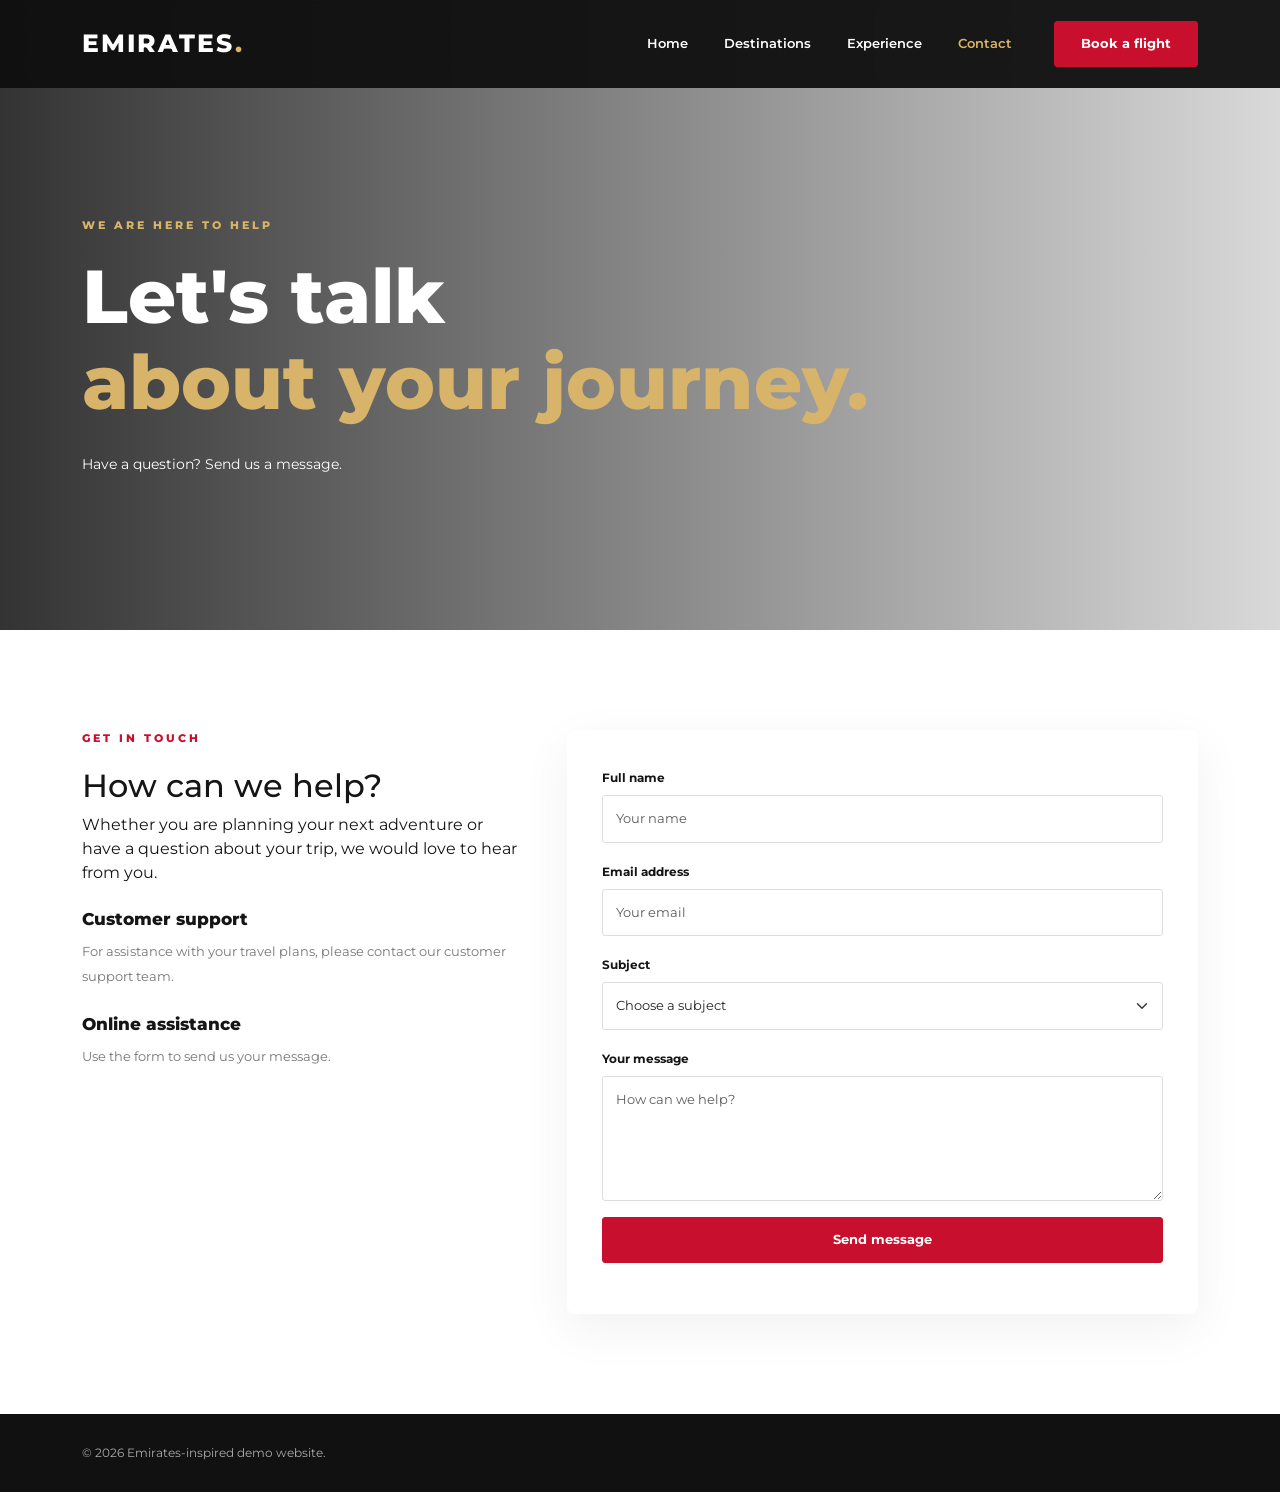
<file: contact.html>
<!DOCTYPE html>
<html lang="en">
<head>
  <meta charset="UTF-8">
  <meta name="viewport" content="width=device-width, initial-scale=1">
  <title>Contact | Emirates</title>
  <link href="https://cdn.jsdelivr.net/npm/bootstrap@5.3.3/dist/css/bootstrap.min.css" rel="stylesheet">
  <link href="https://fonts.googleapis.com/css2?family=Montserrat:wght@400;500;600;700;800&display=swap" rel="stylesheet">
  <link rel="stylesheet" href="style.css">
</head>
<body>

<nav class="navbar navbar-expand-lg navbar-dark fixed-top">
  <div class="container">
    <a class="navbar-brand" href="index.html">EMIRATES<span>.</span></a>
    <button class="navbar-toggler" data-bs-toggle="collapse" data-bs-target="#nav"><span class="navbar-toggler-icon"></span></button>
    <div class="collapse navbar-collapse" id="nav">
      <ul class="navbar-nav ms-auto">
        <li class="nav-item"><a class="nav-link" href="index.html">Home</a></li>
        <li class="nav-item"><a class="nav-link" href="destinations.html">Destinations</a></li>
        <li class="nav-item"><a class="nav-link" href="experience.html">Experience</a></li>
        <li class="nav-item"><a class="nav-link active" href="contact.html">Contact</a></li>
      </ul>
      <a href="index.html#booking" class="btn btn-emirates ms-lg-4">Book a flight</a>
    </div>
  </div>
</nav>

<header class="page-hero contact-hero">
  <div class="container reveal">
    <p class="eyebrow">WE ARE HERE TO HELP</p>
    <h1>Let's talk<br><span>about your journey.</span></h1>
    <p>Have a question? Send us a message.</p>
  </div>
</header>

<section class="section-padding">
  <div class="container">
    <div class="row g-5">
      <div class="col-lg-5 reveal">
        <p class="eyebrow">GET IN TOUCH</p>
        <h2>How can we help?</h2>
        <p>Whether you are planning your next adventure or have a question about your trip, we would love to hear from you.</p>
        <div class="contact-info mt-4">
          <h5>Customer support</h5>
          <p>For assistance with your travel plans, please contact our customer support team.</p>
          <h5>Online assistance</h5>
          <p>Use the form to send us your message.</p>
        </div>
      </div>

      <div class="col-lg-7 reveal">
        <div class="booking-card">
          <form id="contactForm">
            <div class="mb-3">
              <label class="form-label">Full name</label>
              <input type="text" class="form-control" placeholder="Your name" required>
            </div>
            <div class="mb-3">
              <label class="form-label">Email address</label>
              <input type="email" class="form-control" placeholder="Your email" required>
            </div>
            <div class="mb-3">
              <label class="form-label">Subject</label>
              <select class="form-select" required>
                <option value="">Choose a subject</option>
                <option>Booking enquiry</option>
                <option>Travel assistance</option>
                <option>General question</option>
              </select>
            </div>
            <div class="mb-3">
              <label class="form-label">Your message</label>
              <textarea class="form-control" rows="5" placeholder="How can we help?" required></textarea>
            </div>
            <button class="btn btn-emirates w-100">Send message</button>
            <p id="contactMessage" class="mt-3 mb-0"></p>
          </form>
        </div>
      </div>
    </div>
  </div>
</section>

<footer class="footer"><div class="container"><p>© 2026 Emirates-inspired demo website.</p></div></footer>
<script src="https://cdn.jsdelivr.net/npm/bootstrap@5.3.3/dist/js/bootstrap.bundle.min.js"></script>
<script src="script.js"></script>
</body>
</html>
</file>
<file: style.css>
:root {
  --red: #c8102e;
  --dark-red: #8c001b;
  --gold: #d8b46a;
  --dark: #151515;
  --light: #f7f5f1;
}

* {
  margin: 0;
  padding: 0;
  box-sizing: border-box;
}

html {
  scroll-behavior: smooth;
  scroll-padding-top: 85px;
}

body {
  font-family: 'Montserrat', sans-serif;
  color: var(--dark);
  overflow-x: hidden;
}

.navbar {
  padding: 20px 0;
  background: rgba(15, 15, 15, 0.95);
  backdrop-filter: blur(12px);
  transition: padding 0.3s ease;
}

.navbar-brand {
  font-size: 25px;
  font-weight: 800;
  letter-spacing: 2px;
}

.navbar-brand span {
  color: var(--gold);
}

.nav-link {
  color: white !important;
  margin: 0 10px;
  font-size: 13px;
  font-weight: 600;
  transition: color 0.3s;
}

.nav-link:hover,
.nav-link.active {
  color: var(--gold) !important;
}

.btn-emirates {
  background: var(--red);
  border: 1px solid var(--red);
  color: white;
  padding: 12px 26px;
  font-size: 13px;
  font-weight: 700;
  border-radius: 3px;
  transition: all 0.3s ease;
}

.btn-emirates:hover {
  background: var(--dark-red);
  border-color: var(--dark-red);
  color: white;
  transform: translateY(-3px);
  box-shadow: 0 8px 20px rgba(200, 16, 46, 0.2);
}

.btn-outline-emirates {
  color: var(--red);
  border: 1px solid var(--red);
  padding: 12px 26px;
  font-weight: 700;
  border-radius: 3px;
}

.btn-outline-emirates:hover {
  background: var(--red);
  color: white;
}

.hero {
  min-height: 100vh;
  display: flex;
  align-items: center;
  color: white;
  background:
    linear-gradient(90deg, rgba(0,0,0,.8), rgba(0,0,0,.15)),
    url("https://images.unsplash.com/photo-1436491865332-7a61a109cc05?auto=format&fit=crop&w=2000&q=90") center/cover;
  animation: heroZoom 15s ease-in-out infinite alternate;
}

.hero-content {
  max-width: 650px;
  padding-top: 70px;
}

.eyebrow {
  color: var(--red);
  font-size: 11px;
  font-weight: 800;
  letter-spacing: 3px;
  margin-bottom: 20px;
}

.hero .eyebrow,
.page-hero .eyebrow {
  color: var(--gold);
}

.hero h1,
.page-hero h1 {
  font-size: clamp(40px, 6vw, 75px);
  font-weight: 800;
  line-height: 1.15;
  margin-bottom: 25px;
}

.hero h1 span,
.page-hero h1 span {
  color: var(--gold);
}

.hero-text {
  max-width: 550px;
  font-size: 15px;
  line-height: 1.9;
  margin-bottom: 30px;
}

.booking-section {
  background: var(--light);
  padding: 60px 0;
}

.booking-card {
  background: white;
  padding: 35px;
  border-radius: 8px;
  box-shadow: 0 15px 50px rgba(0,0,0,.06);
}

.booking-card h2 {
  font-size: 23px;
  font-weight: 700;
  margin-bottom: 25px;
}

.form-label {
  font-size: 12px;
  font-weight: 700;
}

.form-control,
.form-select {
  padding: 13px;
  border: 1px solid #ddd;
  border-radius: 3px;
  font-size: 13px;
}

.form-control:focus,
.form-select:focus {
  border-color: var(--red);
  box-shadow: 0 0 0 3px rgba(200,16,46,.1);
}

.section-padding {
  padding: 100px 0;
}

.section-heading {
  text-align: center;
  margin-bottom: 55px;
}

.section-heading h2,
.feature-section h2,
.contact-info h5 {
  font-size: clamp(25px, 4vw, 40px);
  font-weight: 800;
  margin-bottom: 20px;
}

.section-heading p:not(.eyebrow) {
  color: #777;
  font-size: 14px;
}

.destination-card {
  position: relative;
  height: 420px;
  overflow: hidden;
  border-radius: 5px;
  cursor: pointer;
}

.destination-card img {
  width: 100%;
  height: 100%;
  object-fit: cover;
  transition: transform 0.7s ease;
}

.destination-card:hover img {
  transform: scale(1.12);
}

.destination-card::after {
  content: "";
  position: absolute;
  inset: 0;
  background: linear-gradient(transparent 40%, rgba(0,0,0,.85));
}

.destination-info {
  position: absolute;
  z-index: 1;
  bottom: 25px;
  left: 25px;
  right: 25px;
  color: white;
}

.destination-info h3 {
  font-size: 25px;
  font-weight: 800;
}

.destination-info p {
  font-size: 12px;
  line-height: 1.7;
}

.feature-section {
  background: var(--light);
  padding: 100px 0;
}

.feature-section p:not(.eyebrow) {
  color: #777;
  font-size: 14px;
  line-height: 1.9;
  margin-bottom: 25px;
}

.feature-image {
  width: 100%;
  height: 400px;
  object-fit: cover;
  border-radius: 5px;
  transition: transform .6s;
}

.feature-image:hover {
  transform: scale(1.02);
}

.page-hero {
  min-height: 70vh;
  display: flex;
  align-items: center;
  color: white;
  background-size: cover;
  background-position: center;
  padding-top: 80px;
}

.destinations-hero {
  background-image: linear-gradient(90deg, rgba(0,0,0,.8), rgba(0,0,0,.15)),
    url("https://images.unsplash.com/photo-1512453979798-5ea266f8880c?auto=format&fit=crop&w=2000&q=90");
}

.experience-hero {
  background-image: linear-gradient(90deg, rgba(0,0,0,.8), rgba(0,0,0,.15)),
    url("https://images.unsplash.com/photo-1436491865332-7a61a109cc05?auto=format&fit=crop&w=2000&q=90");
}

.contact-hero {
  background-image: linear-gradient(90deg, rgba(0,0,0,.8), rgba(0,0,0,.15)),
    url("https://images.unsplash.com/photo-1512453979798-5ea266f8880c?auto=format&fit=crop&w=2000&q=90");
}

.page-hero p:not(.eyebrow) {
  font-size: 14px;
  line-height: 1.9;
}

.experience-card {
  padding: 40px 30px;
  height: 100%;
  background: white;
  border: 1px solid #eee;
  transition: all .4s ease;
}

.experience-card:hover {
  transform: translateY(-10px);
  box-shadow: 0 15px 40px rgba(0,0,0,.08);
}

.experience-icon {
  font-size: 35px;
  color: var(--red);
  margin-bottom: 25px;
}

.experience-card h3 {
  font-size: 19px;
  font-weight: 800;
  margin-bottom: 15px;
}

.experience-card p {
  color: #777;
  font-size: 13px;
  line-height: 1.9;
}

.contact-info h5 {
  font-size: 17px;
  margin-bottom: 10px;
}

.contact-info p {
  color: #777;
  font-size: 13px;
  line-height: 1.9;
  margin-bottom: 25px;
}

.footer {
  background: #111;
  color: #aaa;
  padding: 30px 0;
  font-size: 12px;
}

.footer p {
  margin-bottom: 0;
}

.reveal {
  opacity: 0;
  transform: translateY(35px);
  transition: opacity .8s ease, transform .8s ease;
}

.reveal.visible {
  opacity: 1;
  transform: translateY(0);
}

@keyframes heroZoom {
  from { background-size: 100%; }
  to { background-size: 110%; }
}

@media (max-width: 768px) {
  .navbar {
    padding: 12px 0;
  }

  .navbar-nav {
    padding: 15px 0;
  }

  .hero {
    min-height: 85vh;
    background-size: cover;
    animation: none;
  }

  .hero-content {
    padding-top: 100px;
  }

  .section-padding,
  .feature-section {
    padding: 65px 0;
  }

  .booking-card {
    padding: 25px 20px;
  }

  .destination-card {
    height: 350px;
  }

  .feature-image {
    height: 300px;
  }

  .page-hero {
    min-height: 60vh;
  }
}

@media (prefers-reduced-motion: reduce) {
  *, *::before, *::after {
    animation-duration: .01ms !important;
    transition-duration: .01ms !important;
    scroll-behavior: auto !important;
  }

  .reveal {
    opacity: 1;
    transform: none;
  }
}
</file>
